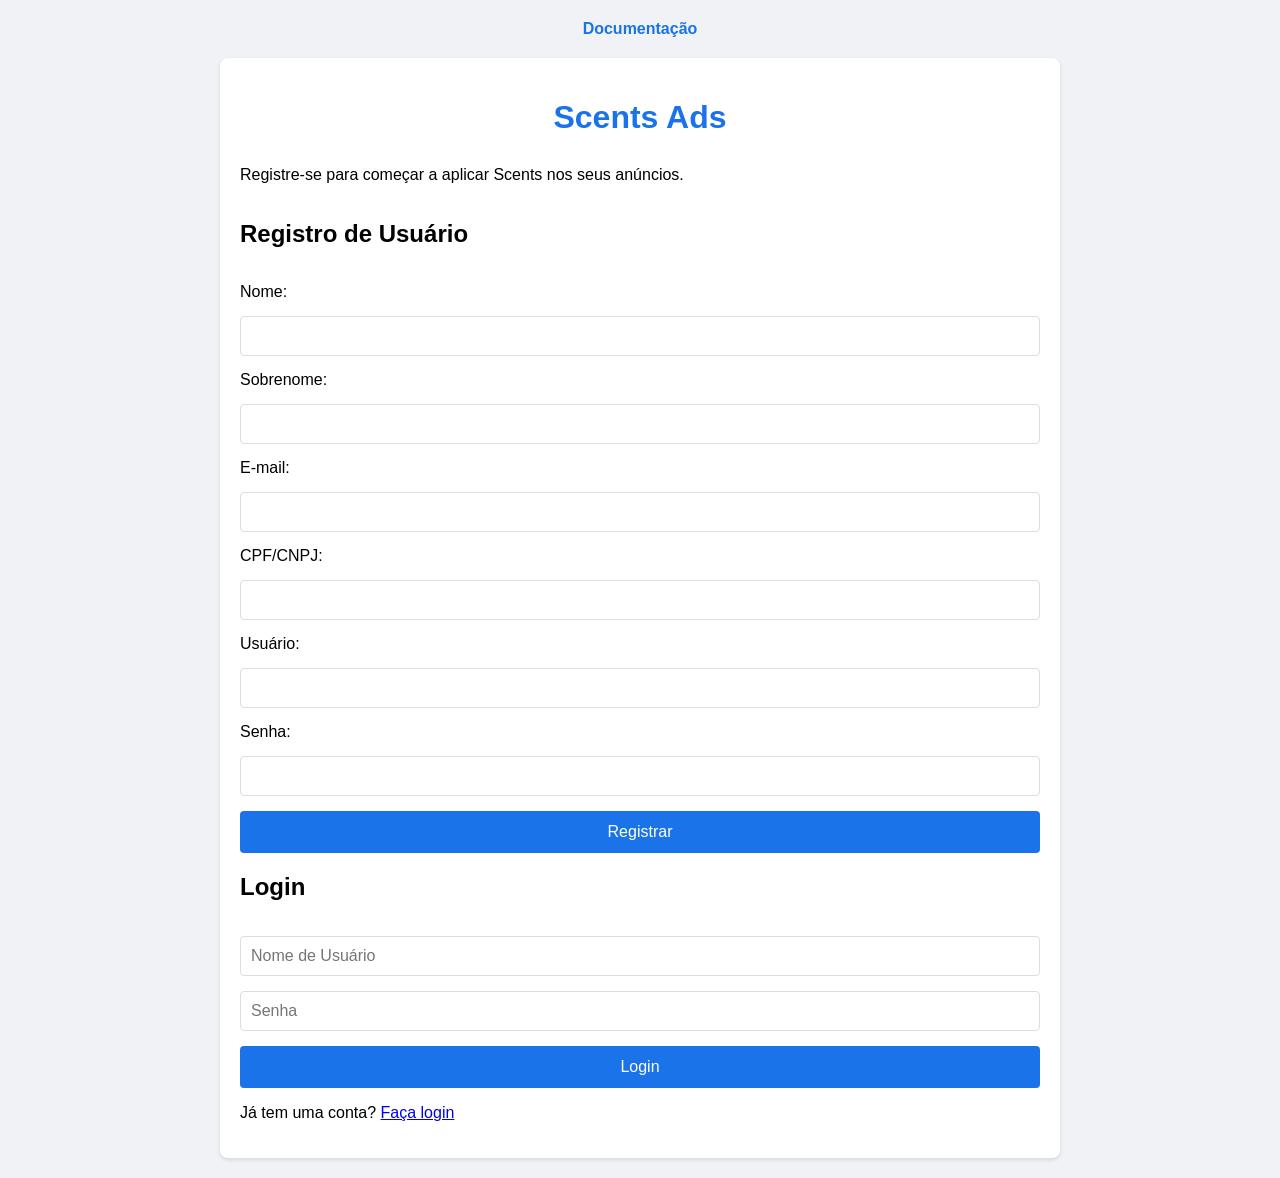
<file: index.html>
<!DOCTYPE html><html lang="pt-br">
<head>
    <meta charset="UTF-8">
    <meta name="viewport" content="width=device-width, initial-scale=1.0">
    <title>Scents Ads - Registro / Login</title>
    <link rel="stylesheet" href="/static/styles.css">
</head>
<body>
    <nav class="menu">
        <a href="/docs-page">Documentação</a>
    </nav>
    <div class="container">
        <h1>Scents Ads</h1>
        <p>Registre-se para começar a aplicar Scents nos seus anúncios.</p><!-- Formulário de Registro -->
    <form id="register-form" action="/register" method="post">
        <h2>Registro de Usuário</h2>
        <label for="nome">Nome:</label>
        <input type="text" id="nome" name="nome" required>

        <label for="sobrenome">Sobrenome:</label>
        <input type="text" id="sobrenome" name="sobrenome" required>

        <label for="email">E-mail:</label>
        <input type="email" id="email" name="email" required>

        <label for="cpf_cnpj">CPF/CNPJ:</label>
        <input type="text" id="cpf_cnpj" name="cpf_cnpj" required>

        <label for="usuario">Usuário:</label>
        <input type="text" id="usuario" name="usuario" required>

        <label for="senha">Senha:</label>
        <input type="password" id="senha" name="senha" required>

        <button type="submit">Registrar</button>
    </form>

    <!-- Formulário de Login -->
    <form id="login-form">
        <h2>Login</h2>
        <input type="text" id="login-username" placeholder="Nome de Usuário" required>
        <input type="password" id="login-password" placeholder="Senha" required>
        <button type="submit">Login</button>
    </form>

    <p>Já tem uma conta? <a href="/login">Faça login</a></p>
</div>

<script>
    // Formulário de Registro
    const registerForm = document.getElementById('register-form');
    registerForm.addEventListener('submit', (event) => {
        event.preventDefault();
        const formData = new FormData(registerForm);
        const data = Object.fromEntries(formData);

        fetch('http://localhost:8000/register', {
            method: 'POST',
            headers: {
                'Content-Type': 'application/json',
            },
            body: JSON.stringify(data),
        })
        .then(async response => {
            if (response.ok) {
                const data = await response.json();
                alert(data.message);
            } else {
                const error = await response.json();
                alert('Erro: ' + error.detail);
            }
        })
        .catch(error => alert('Erro ao registrar: ' + error));
    });

    // Formulário de Login
    const loginForm = document.getElementById('login-form');
    loginForm.addEventListener('submit', (event) => {
        event.preventDefault();
        const username = document.getElementById('login-username').value;
        const password = document.getElementById('login-password').value;

        fetch('http://localhost:8000/login', {
            method: 'POST',
            headers: {
                'Content-Type': 'application/json',
            },
            body: JSON.stringify({ username, password }),
        })
        .then(async response => {
            if (response.ok) {
                const data = await response.json();
                alert('Login bem-sucedido! Token: ' + data.access_token);
            } else {
                const error = await response.json();
                alert('Erro: ' + error.detail);
            }
        })
        .catch(error => alert('Erro ao fazer login: ' + error));
    });
</script>

</body>
</html>
</file>
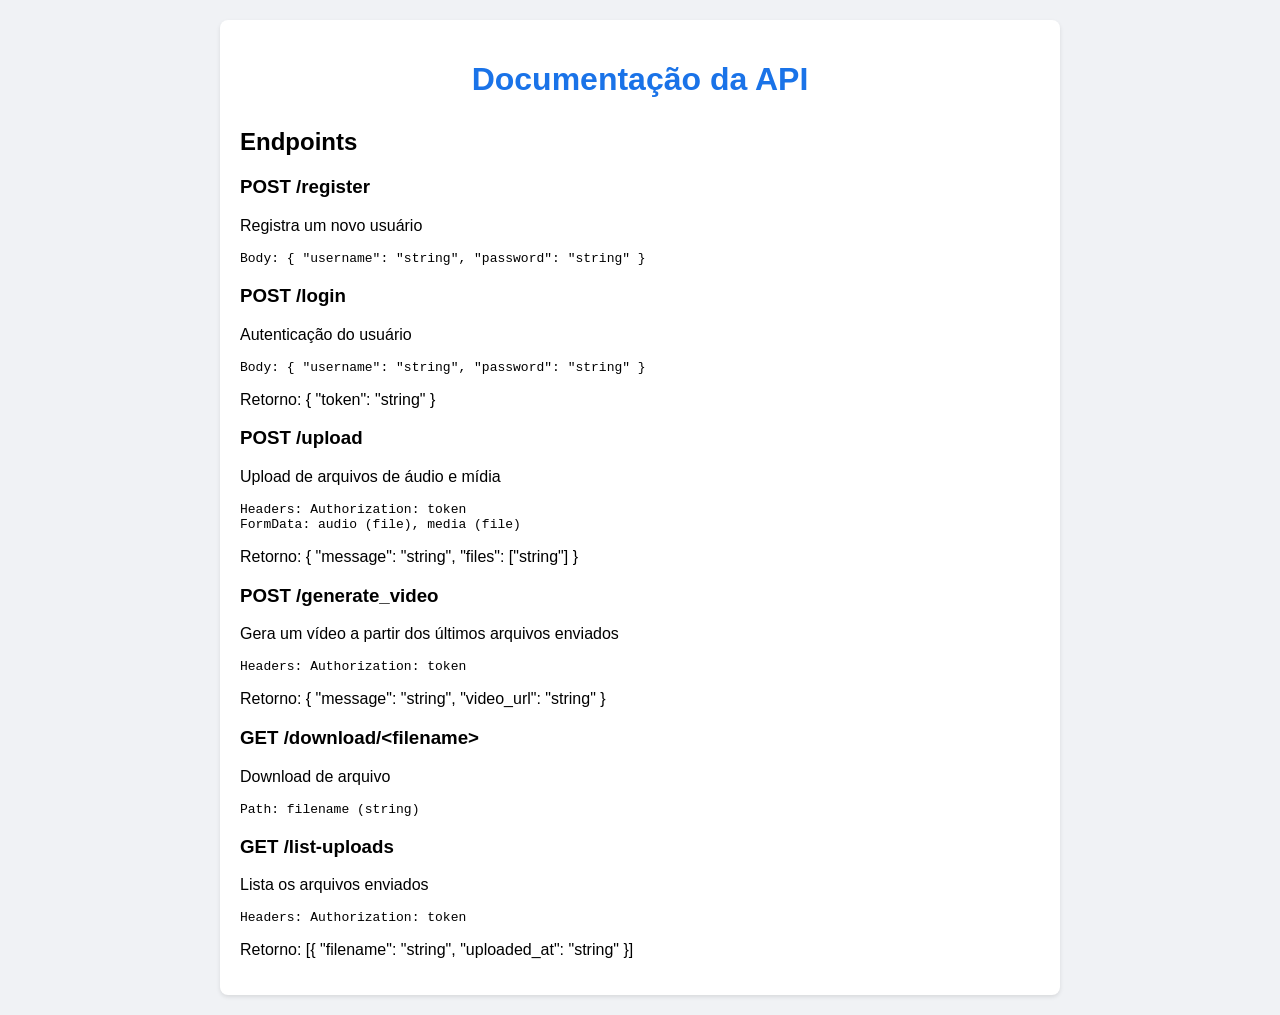
<file: api-docs.html>
<!DOCTYPE html>
<html lang="pt-br">
<head>
    <meta charset="UTF-8">
    <meta name="viewport" content="width=device-width, initial-scale=1.0">
    <title>Documentação da API</title>
    <link rel="stylesheet" href="/static/styles.css">
</head>
<body>
    <div class="container docs">
        <h1>Documentação da API</h1>
        
        <section class="endpoint">
            <h2>Endpoints</h2>
            
            <div class="endpoint-item">
                <h3>POST /register</h3>
                <p>Registra um novo usuário</p>
                <pre>Body: { "username": "string", "password": "string" }</pre>
            </div>

            <div class="endpoint-item">
                <h3>POST /login</h3>
                <p>Autenticação do usuário</p>
                <pre>Body: { "username": "string", "password": "string" }</pre>
                <p>Retorno: { "token": "string" }</p>
            </div>

            <div class="endpoint-item">
                <h3>POST /upload</h3>
                <p>Upload de arquivos de áudio e mídia</p>
                <pre>Headers: Authorization: token
FormData: audio (file), media (file)</pre>
                <p>Retorno: { "message": "string", "files": ["string"] }</p>
            </div>

            <div class="endpoint-item">
                <h3>POST /generate_video</h3>
                <p>Gera um vídeo a partir dos últimos arquivos enviados</p>
                <pre>Headers: Authorization: token</pre>
                <p>Retorno: { "message": "string", "video_url": "string" }</p>
            </div>

            <div class="endpoint-item">
                <h3>GET /download/&lt;filename&gt;</h3>
                <p>Download de arquivo</p>
                <pre>Path: filename (string)</pre>
            </div>

            <div class="endpoint-item">
                <h3>GET /list-uploads</h3>
                <p>Lista os arquivos enviados</p>
                <pre>Headers: Authorization: token</pre>
                <p>Retorno: [{ "filename": "string", "uploaded_at": "string" }]</p>
            </div>
        </section>
    </div>
</body>
</html>
</file>
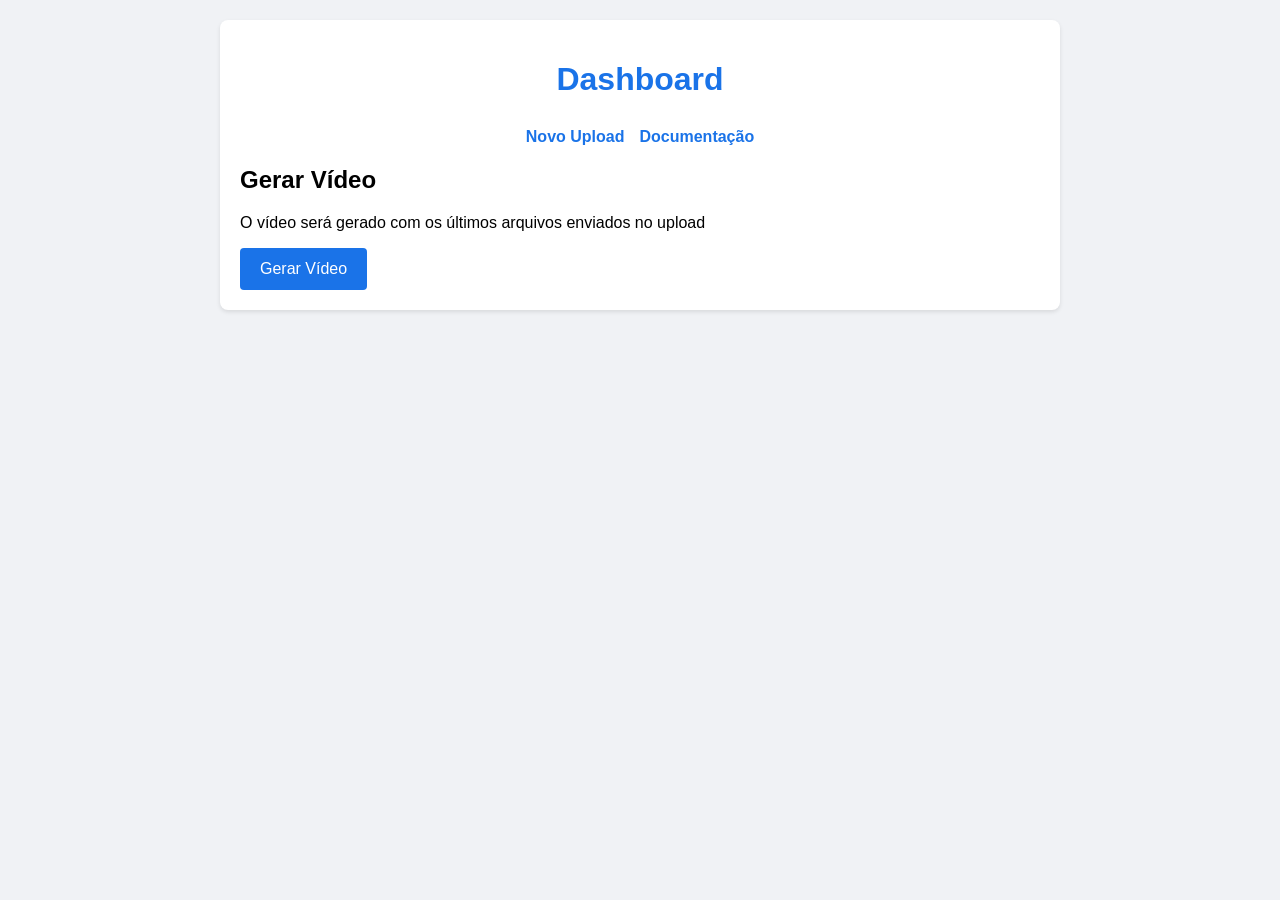
<file: dashboard.html>
<!DOCTYPE html>
<html lang="pt-br">
<head>
    <meta charset="UTF-8">
    <meta name="viewport" content="width=device-width, initial-scale=1.0">
    <title>Scents Ads - Dashboard</title>
    <link rel="stylesheet" href="/static/styles.css">
</head>
<body>
    <div class="container">
        <h1>Dashboard</h1>
        <nav class="menu">
            <a href="/upload">Novo Upload</a>
            <a href="/docs-page">Documentação</a>
        </nav>

        <div class="generate-video-container">
            <h2>Gerar Vídeo</h2>
            <p>O vídeo será gerado com os últimos arquivos enviados no upload</p>
            <button id="generate-video-btn" class="main-button">Gerar Vídeo</button>
            <div id="status-message"></div>
        </div>

        <div id="video-result" style="display: none;">
            <h3>Vídeo Gerado</h3>
            <video id="generated-video" controls style="max-width: 100%;"></video>
            <a id="download-link" class="main-button" download>Baixar Vídeo</a>
        </div>
    </div>

    <script>
        let token = localStorage.getItem('token');
        if (!token) {
            window.location.href = '/login';
            return;
        }
        
        // Verificar se o token é válido
        fetch('/check_usage', {
    headers: {
        'Authorization': `Bearer ${token}`
    }
}).then(response => {
    if (!response.ok) {
        return response.json().then(data => {
            console.error('Erro no check_usage:', data.message);
            localStorage.removeItem('token');
            window.location.href = '/login';
        });
    }
}).catch(error => {
    console.error('Erro na requisição check_usage:', error);
    localStorage.removeItem('token');
    window.location.href = '/login';
});

        document.getElementById('generate-video-btn').addEventListener('click', async () => {
            const statusMessage = document.getElementById('status-message');
            statusMessage.textContent = 'Gerando vídeo...';

            try {
                const response = await fetch('/generate_video', {
                    method: 'POST',
                    headers: {
                        'Authorization': `Bearer ${token}`,
                        'Content-Type': 'application/json'
                    }
                });

                const result = await response.json();

                if (!response.ok) {
                    throw new Error(result.message || 'Erro ao gerar vídeo');
                }

                statusMessage.textContent = 'Vídeo gerado com sucesso! Iniciando download...';

                const videoResult = document.getElementById('video-result');
                const video = document.getElementById('generated-video');
                const downloadLink = document.getElementById('download-link');

                video.src = result.video_url;
                downloadLink.href = result.video_url;
                videoResult.style.display = 'block';

                // Iniciar download automático e redirecionar
                const link = document.createElement('a');
                link.href = result.video_url;
                link.download = 'video.mp4';
                document.body.appendChild(link);
                link.click();
                document.body.removeChild(link);
                
                statusMessage.textContent = 'Redirecionando para downloads...';
                window.location.href = '/download';

            } catch (error) {
                statusMessage.textContent = 'Erro: ' + error.message;
            }
        });
    </script>
</body>
</html>
</file>
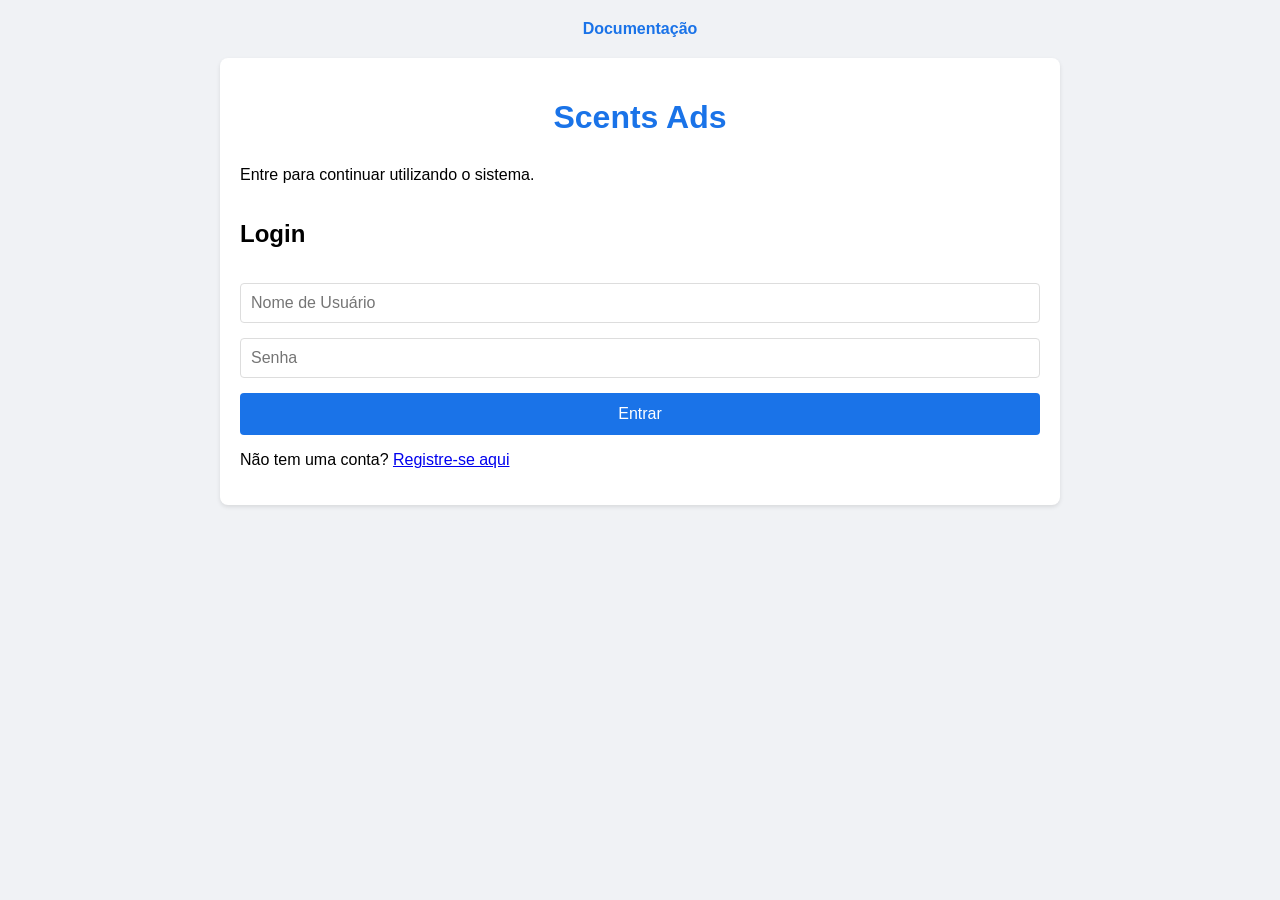
<file: login.html>
<!DOCTYPE html>
<html lang="pt-br">
<head>
    <meta charset="UTF-8">
    <meta name="viewport" content="width=device-width, initial-scale=1.0">
    <title>Login - Scents Ads</title>
    <link rel="stylesheet" href="/static/styles.css">
</head>
<body>
    <nav class="menu">
        <a href="/api-docs">Documentação</a>
    </nav>
    <div class="container">
        <h1>Scents Ads</h1>
        <p>Entre para continuar utilizando o sistema.</p>

        <form id="login-form">
            <h2>Login</h2>
            <input type="text" id="username" placeholder="Nome de Usuário" required>
            <input type="password" id="password" placeholder="Senha" required>
            <button type="submit">Entrar</button>
        </form>

        <p>Não tem uma conta? <a href="/register">Registre-se aqui</a></p>
    </div>

    <script>
        const loginForm = document.getElementById('login-form');

        loginForm.addEventListener('submit', (event) => {
            event.preventDefault();
            const username = document.getElementById('username').value;
            const password = document.getElementById('password').value;

            fetch('/login', {
                method: 'POST',
                headers: {
                    'Content-Type': 'application/json',
                },
                body: JSON.stringify({
                    username: username,
                    password: password
                })
            })
            .then(async response => {
                const data = await response.json();
                if (response.ok && data.token) {
                    localStorage.setItem('token', data.token);
                    window.location.href = "/upload";
                } else {
                    alert('Erro: ' + (data.message || 'Falha no login'));
                }
            })
            .catch(error => alert('Erro ao fazer login: ' + error));
        });
    </script>
</body>
</html>
</file>
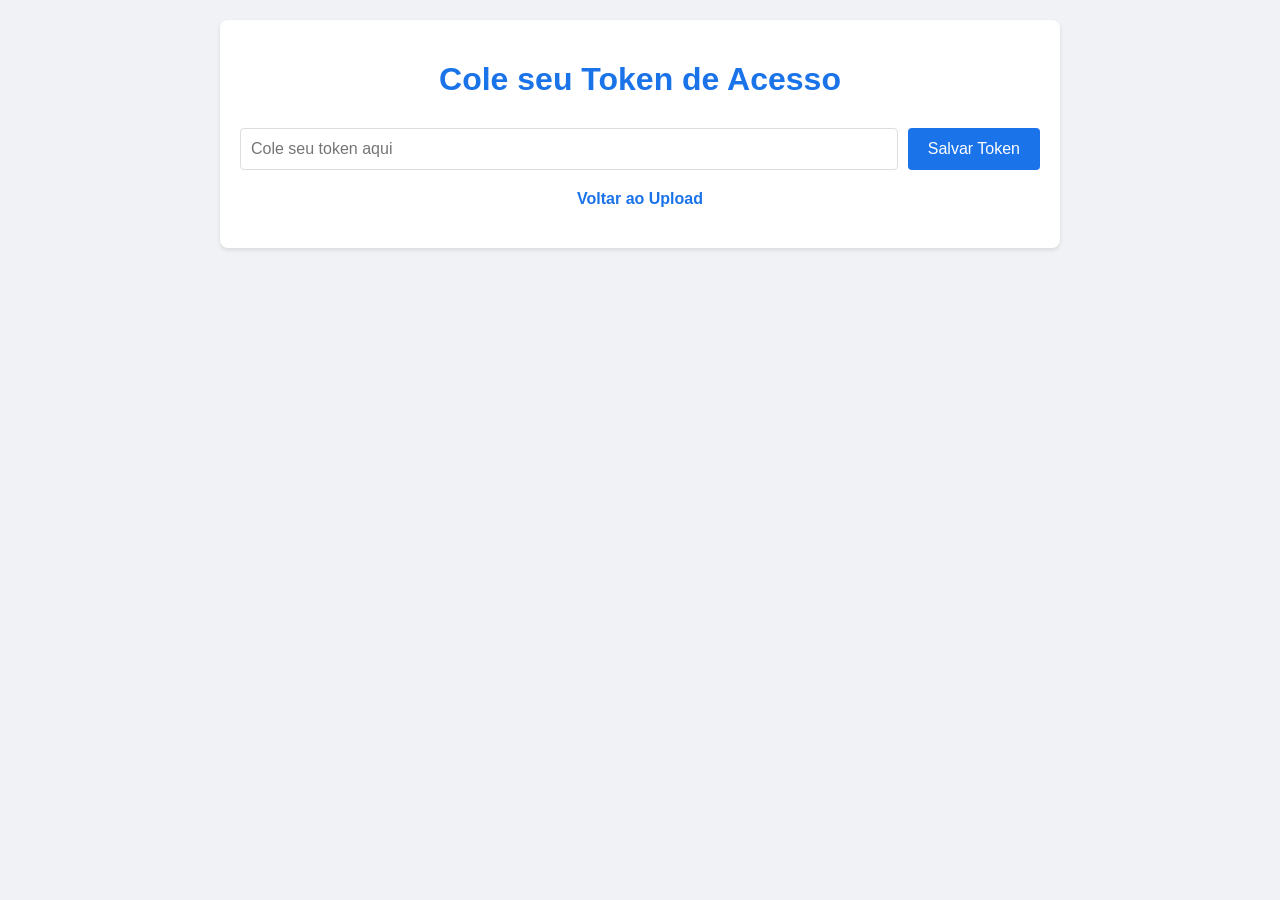
<file: paste-token.html>
<!DOCTYPE html>
<html lang="pt-br">
<head>
    <meta charset="UTF-8">
    <meta name="viewport" content="width=device-width, initial-scale=1.0">
    <title>Scents Ads - Colar Token</title>
    <link rel="stylesheet" href="/static/styles.css">
</head>
<body>
    <div class="container">
        <h1>Cole seu Token de Acesso</h1>
        <div class="token-container">
            <input type="text" id="token-input" placeholder="Cole seu token aqui">
            <button onclick="saveToken()">Salvar Token</button>
        </div>
        <div id="status-message" class="copy-status"></div>
        <nav class="menu">
            <a href="/upload">Voltar ao Upload</a>
        </nav>
    </div>

    <script>
        function saveToken() {
            const token = document.getElementById('token-input').value;
            if (token) {
                localStorage.setItem('token', token);
                document.getElementById('status-message').textContent = 'Token salvo com sucesso!';
                setTimeout(() => {
                    window.location.href = '/dashboard';
                }, 1500);
            } else {
                document.getElementById('status-message').textContent = 'Por favor, insira um token';
            }
        }
    </script>
</body>
</html>
</file>
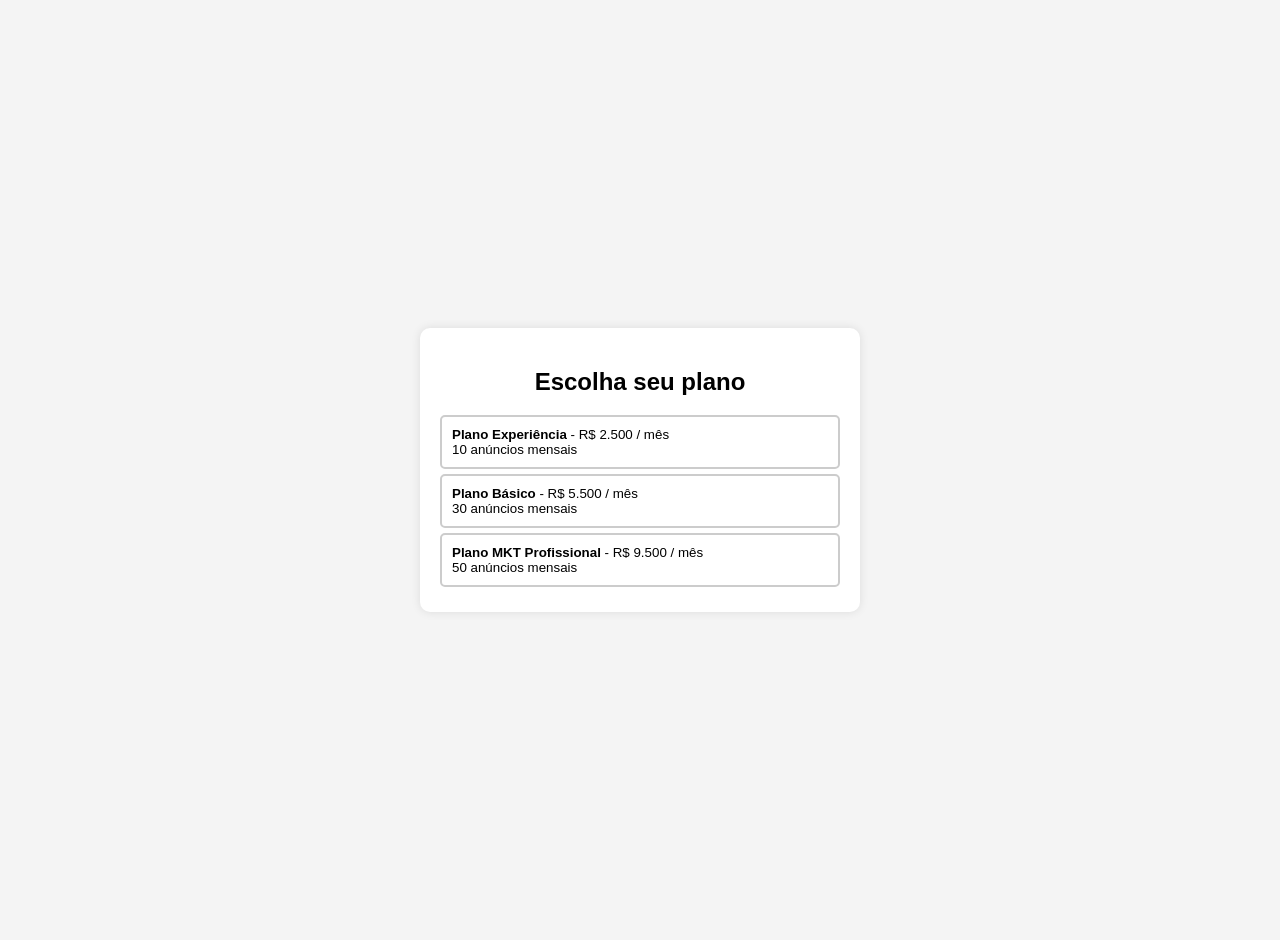
<file: register.html>
<!DOCTYPE html>
<html lang="pt-BR">
<head>
    <meta charset="UTF-8">
    <meta name="viewport" content="width=device-width, initial-scale=1.0">
    <title>Planos de Pagamento</title>
    <style>
        body {
            font-family: Arial, sans-serif;
            background-color: #f4f4f4;
            margin: 0;
            padding: 20px;
            display: flex;
            justify-content: center;
            align-items: center;
            height: 100vh;
        }
        .container {
            background: white;
            padding: 20px;
            border-radius: 10px;
            box-shadow: 0 0 10px rgba(0, 0, 0, 0.1);
            max-width: 400px;
            width: 100%;
        }

        h2 {
            text-align: center;
        }

        .plano {
            display: block;
            width: 100%;
            padding: 10px;
            margin: 5px 0;
            border: 2px solid #ccc;
            border-radius: 5px;
            text-align: left;
            cursor: pointer;
            background-color: white;
        }

        .plano.selecionado {
            border-color: blue;
            background-color: #e0f0ff;
        }

        .input-container {
            margin-top: 10px;
        }

        input {
            width: 100%;
            padding: 8px;
            margin-top: 5px;
            border: 1px solid #ccc;
            border-radius: 5px;
        }

        .erro {
            color: red;
            font-size: 14px;
            margin-top: 5px;
        }

        .botao {
            width: 100%;
            background-color: blue;
            color: white;
            padding: 10px;
            margin-top: 10px;
            border: none;
            border-radius: 5px;
            cursor: pointer;
        }

        .botao:hover {
            background-color: darkblue;
        }
    </style>
</head>
<body>
    <div class="container">
        <h2>Escolha seu plano</h2>

        <div id="planos"></div>

        <div id="formPagamento" style="display: none;">
            <div class="input-container">
                <label for="nomeUsuario">Nome de Usuário:</label>
                <input type="text" id="nomeUsuario" placeholder="Digite seu nome de usuário">
            </div>
            <div class="input-container">
                <label for="email">Email:</label>
                <input type="email" id="email" placeholder="Digite seu email">
            </div>
            <div class="input-container">
                <label for="senha">Senha:</label>
                <input type="password" id="senha" placeholder="Digite sua senha">
            </div>
            <div class="input-container">
                <label for="nome">Nome:</label>
                <input type="text" id="nome" placeholder="Digite seu nome">
            </div>
            <div class="input-container">
                <label for="sobrenome">Sobrenome:</label>
                <input type="text" id="sobrenome" placeholder="Digite seu sobrenome">
            </div>
            <div class="input-container">
                <label for="cnpj">CNPJ:</label>
                <input type="text" id="cnpj" placeholder="Digite seu CNPJ">
            </div>
            <p id="erro" class="erro"></p>
            <button class="botao" onclick="handlePagamento()">Pagar Agora</button>
        </div>
    </div>

    <script>
        const planos = [
            { nome: "Plano Experiência", preco: 2500, anuncios: 10, link: "https://www.asaas.com/c/cz6v5jokf25hefqa" },
            { nome: "Plano Básico", preco: 5500, anuncios: 30, link: "https://www.asaas.com/c/pqvt4eey8kp3payi" },
            { nome: "Plano MKT Profissional", preco: 9500, anuncios: 50, link: "https://www.asaas.com/c/lifkclg6htamx2yu" }
        ];

        const cnaesBloqueados = ["6319400", "7319001", "7312702", "9001901", "9001902", "9001904"];
        let planoSelecionado = null;

        function carregarPlanos() {
            const planosContainer = document.getElementById("planos");
            planos.forEach((plano, index) => {
                const btn = document.createElement("button");
                btn.classList.add("plano");
                btn.innerHTML = `<strong>${plano.nome}</strong> - R$ ${plano.preco.toLocaleString("pt-BR")} / mês <br> ${plano.anuncios} anúncios mensais`;
                btn.onclick = () => selecionarPlano(index);
                planosContainer.appendChild(btn);
            });
        }

        function selecionarPlano(index) {
            planoSelecionado = planos[index];
            document.querySelectorAll(".plano").forEach((btn, i) => {
                btn.classList.toggle("selecionado", i === index);
            });
            document.getElementById("formPagamento").style.display = "block";
        }

        function validarCNPJ(cnpj) {
            return cnpj.replace(/\D/g, "").length === 14;
        }

        function consultarCNAEporCNPJ(cnpj) {
            const cnpjLimpo = cnpj.replace(/\D/g, "");
            const ultimosDigitos = parseInt(cnpjLimpo.slice(-4));
            if (ultimosDigitos % 5 === 0) return "7319001"; // bloqueado
            if (ultimosDigitos % 3 === 0) return "1052000"; // permitido
            return "4637101"; // permitido
        }

        function handlePagamento() {
            const nomeUsuario = document.getElementById("nomeUsuario").value.trim();
            const email = document.getElementById("email").value.trim();
            const senha = document.getElementById("senha").value.trim();
            const nome = document.getElementById("nome").value.trim();
            const sobrenome = document.getElementById("sobrenome").value.trim();
            const cnpj = document.getElementById("cnpj").value.trim();
            const erro = document.getElementById("erro");
            erro.textContent = "";

            if (!nomeUsuario || !email || !senha || !nome || !sobrenome) {
                erro.textContent = "Por favor, preencha todos os campos obrigatórios.";
                return;
            }

            if (!validarCNPJ(cnpj)) {
                erro.textContent = "CNPJ inválido. Verifique e tente novamente.";
                return;
            }

            const cnae = consultarCNAEporCNPJ(cnpj);
            if (cnaesBloqueados.includes(cnae)) {
                erro.textContent = "Este CNPJ pertence a uma atividade não autorizada para uso da tecnologia.";
                return;
            }

            window.location.href = planoSelecionado.link;
        }

        carregarPlanos();
    </script>
</body>
</html>
</file>
<file: static/styles.css>
/* Estilos globais */
body {
    font-family: Arial, sans-serif;
    margin: 0;
    padding: 20px;
    background-color: #f0f2f5;
}

.container {
    max-width: 800px;
    margin: 0 auto;
    padding: 20px;
    background-color: white;
    border-radius: 8px;
    box-shadow: 0 2px 4px rgba(0, 0, 0, 0.1);
}

h1 {
    color: #1a73e8;
    text-align: center;
    margin-bottom: 30px;
}

/* Formulários */
form {
    display: flex;
    flex-direction: column;
    gap: 15px;
}

input[type="text"],
input[type="password"],
input[type="email"],
input[type="number"] {
    padding: 10px;
    border: 1px solid #ddd;
    border-radius: 4px;
    font-size: 16px;
}

button, .main-button {
    background-color: #1a73e8;
    color: white;
    padding: 12px 20px;
    border: none;
    border-radius: 4px;
    cursor: pointer;
    font-size: 16px;
    transition: background-color 0.3s;
}

button:hover, .main-button:hover {
    background-color: #1557b0;
}

/* Upload */
.file-upload-container {
    border: 2px dashed #ddd;
    padding: 20px;
    text-align: center;
    margin: 15px 0;
    border-radius: 4px;
}

/* Status e mensagens */
.status-message {
    padding: 10px;
    margin: 10px 0;
    border-radius: 4px;
    text-align: center;
}

.success {
    background-color: #d4edda;
    color: #155724;
}

.error {
    background-color: #f8d7da;
    color: #721c24;
}

/* Menu de navegação */
.menu {
    display: flex;
    gap: 15px;
    margin-bottom: 20px;
    justify-content: center;
}

.menu a {
    color: #1a73e8;
    text-decoration: none;
    font-weight: bold;
}

/* Token */
.token-container {
    display: flex;
    gap: 10px;
    margin: 20px 0;
}

.token-container input {
    flex: 1;
    padding: 10px;
}
</file>
